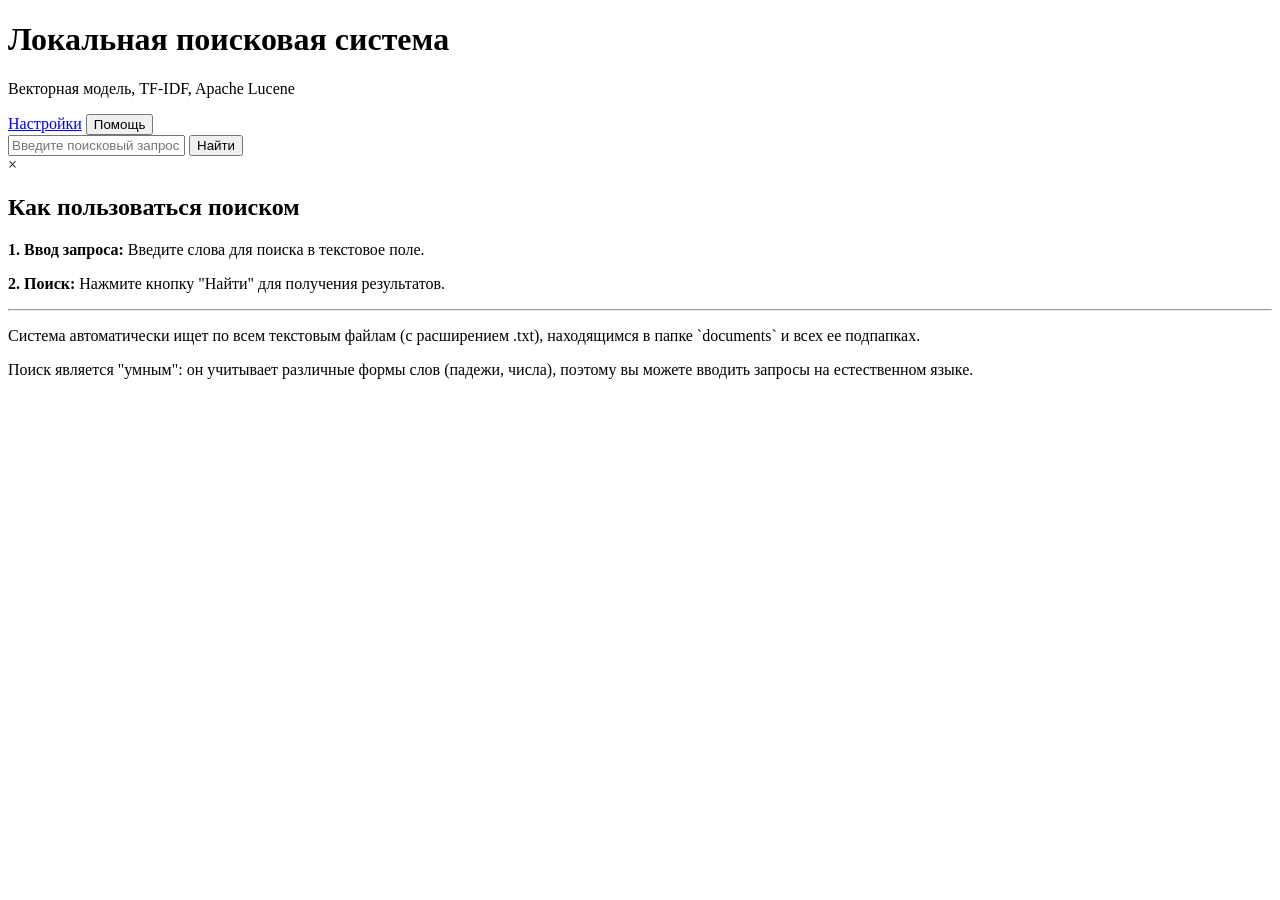
<file: lab1/src/main/resources/templates/index.html>
<!DOCTYPE html>
<html lang="ru" xmlns:th="http://www.thymeleaf.org">
<head>
    <meta charset="UTF-8">
    <title>Векторный поиск</title>
    <link rel="stylesheet" th:href="@{/css/style.css}">
</head>
<body>
<div class="container">
    <header>
        <div class="header-content">
            <h1>Локальная поисковая система</h1>
            <p class="muted">Векторная модель, TF-IDF, Apache Lucene</p>
        </div>
        <nav>
            <a href="/config" class="btn">Настройки</a>
            <button id="helpBtn" class="btn btn-help">Помощь</button>
        </nav>
    </header>
    <main>
        <form th:action="@{/search}" method="post" class="search-form">
            <input type="text" name="query" placeholder="Введите поисковый запрос..." required>
            <button type="submit" class="btn btn-primary">Найти</button>
        </form>
    </main>
</div>

<div id="helpModal" class="modal hidden">
    <div class="modal-content">
        <span class="close-btn">&times;</span>
        <h2>Как пользоваться поиском</h2>
        <p><b>1. Ввод запроса:</b> Введите слова для поиска в текстовое поле.</p>
        <p><b>2. Поиск:</b> Нажмите кнопку "Найти" для получения результатов.</p>
        <hr>
        <p>Система автоматически ищет по всем текстовым файлам (с расширением .txt), находящимся в папке `documents` и
            всех ее подпапках.</p>
        <p>Поиск является "умным": он учитывает различные формы слов (падежи, числа), поэтому вы можете вводить запросы
            на естественном языке.</p>
    </div>
</div>

<script>
    const helpBtn = document.getElementById('helpBtn');
    const modal = document.getElementById('helpModal');
    const closeBtn = modal.querySelector('.close-btn');

    helpBtn.addEventListener('click', () => {
        modal.classList.remove('hidden');
    });

    closeBtn.addEventListener('click', () => {
        modal.classList.add('hidden');
    });

    window.addEventListener('click', (event) => {
        if (event.target === modal) {
            modal.classList.add('hidden');
        }
    });
</script>
</body>
</html>
</file>
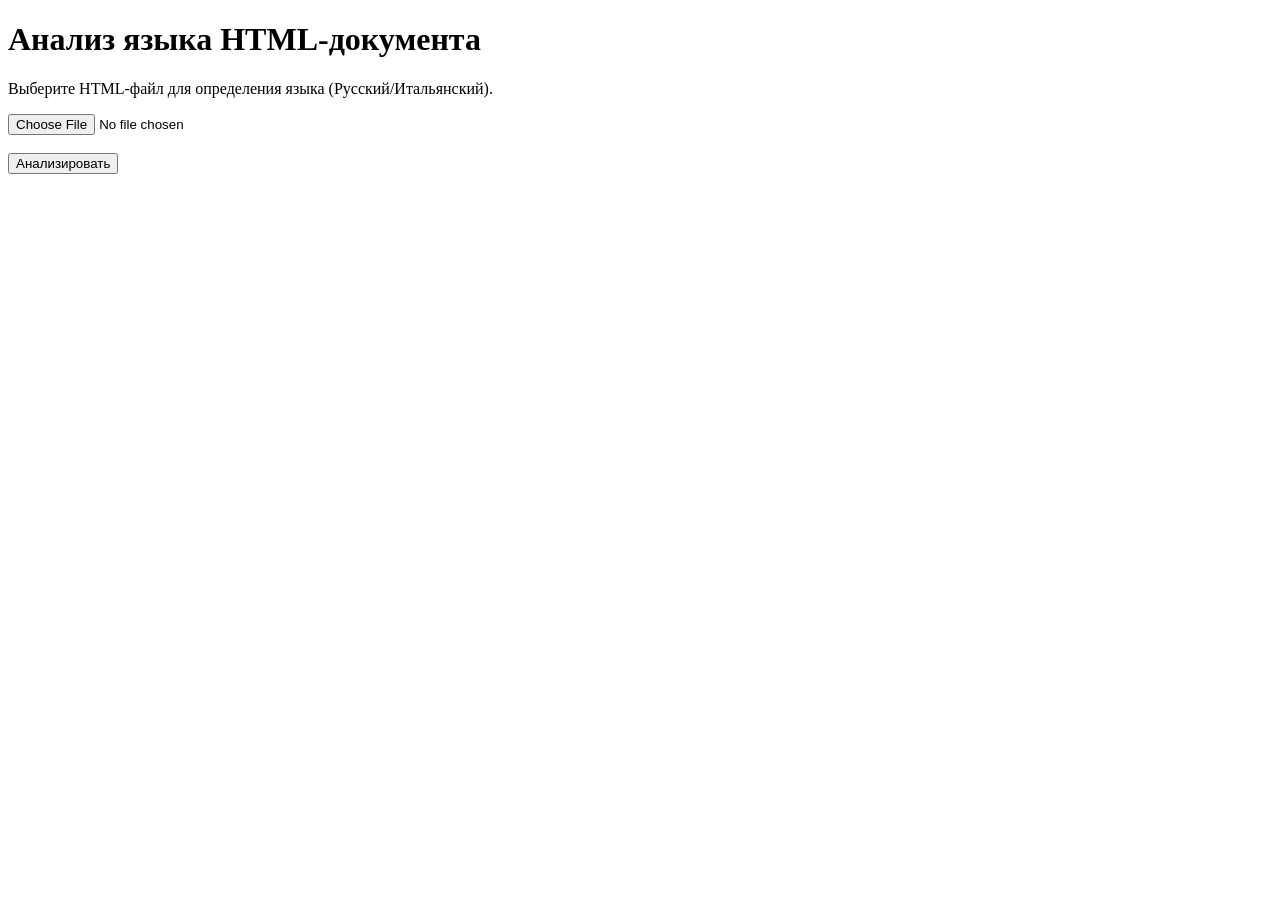
<file: lab1/lab_2/src/main/resources/templates/index.html>
<!DOCTYPE html>
<html lang="ru" xmlns:th="http://www.thymeleaf.org">
<head>
    <meta charset="UTF-8">
    <title>Распознавание языка</title>
    <link rel="stylesheet" th:href="@{/css/style.css}">
</head>
<body>
<div class="container">
    <h1>Анализ языка HTML-документа</h1>
    <p>Выберите HTML-файл для определения языка (Русский/Итальянский).</p>
    <form method="post" action="/recognize" enctype="multipart/form-data">
        <input type="file" name="file" accept=".html,.htm" required>
        <br><br>
        <button type="submit">Анализировать</button>
    </form>
    <p class="error" th:if="${error}" th:text="${error}"></p>
</div>

<script th:src="@{/js/main.js}"></script>
</body>
</html>
</file>
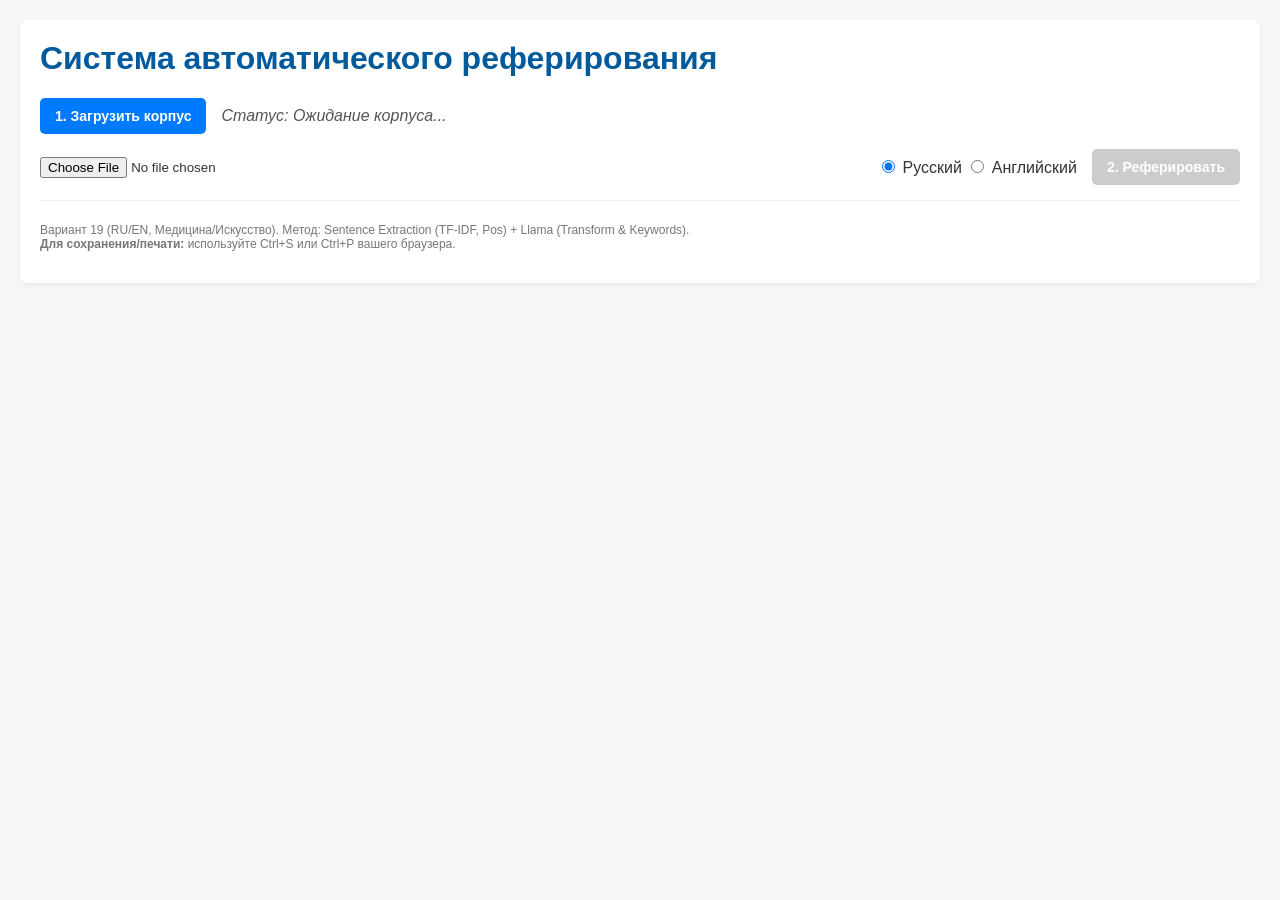
<file: lab1/lab_3/src/main/resources/static/index.html>
<!DOCTYPE html>
<html lang="ru">
<head>
    <meta charset="UTF-8">
    <title>Система реферирования (Вариант 19)</title>
    <link rel="stylesheet" href="style.css">
</head>
<body>

<header>
    <h1>Система автоматического реферирования</h1>
    <div class="controls">
        <button id="loadCorpusBtn">1. Загрузить корпус</button>
        <span id="statusLabel">Статус: Ожидание корпуса...</span>
    </div>

    <form id="uploadForm">
        <div class="controls">
            <input type="file" id="fileInput" accept=".txt" required>
            <div class="lang-select">
                <label><input type="radio" name="lang" value="ru" checked> Русский</label>
                <label><input type="radio" name="lang" value="en"> Английский</label>
            </div>
            <button type="submit" id="summarizeBtn" disabled>2. Реферировать</button>
        </div>
    </form>

    <div class="help">
        <p>Вариант 19 (RU/EN, Медицина/Искусство). Метод: Sentence Extraction (TF-IDF, Pos) + Llama (Transform & Keywords).
            <br><strong>Для сохранения/печати:</strong> используйте Ctrl+S или Ctrl+P вашего браузера.
        </p>
    </div>
</header>

<main id="results" class="hidden">
    <h3 id="sourceLink">Исходный файл:</h3>

    <div class="result-box">
        <h2>Классический реферат (Sentence Extraction)</h2>
        <textarea id="classicReferatArea" readonly></textarea>
    </div>

    <div class="result-box">
        <h2>Реферат в виде ключевых слов (Llama)</h2>
        <textarea id="keywordReferatArea" readonly></textarea>
    </div>
</main>

<script>
    const loadCorpusBtn = document.getElementById('loadCorpusBtn');
    const summarizeBtn = document.getElementById('summarizeBtn');
    const uploadForm = document.getElementById('uploadForm');
    const fileInput = document.getElementById('fileInput');
    const statusLabel = document.getElementById('statusLabel');
    const results = document.getElementById('results');
    const sourceLink = document.getElementById('sourceLink');
    const classicArea = document.getElementById('classicReferatArea');
    const keywordArea = document.getElementById('keywordReferatArea');

    // --- 1. Загрузка корпуса ---
    loadCorpusBtn.addEventListener('click', async () => {
        statusLabel.textContent = 'Обработка корпуса... (Может занять время)';
        loadCorpusBtn.disabled = true;

        try {
            const response = await fetch('/api/process-corpus', { method: 'POST' });
            const data = await response.json();

            if (response.ok) {
                statusLabel.textContent = `Статус: ${data.message}`;
                summarizeBtn.disabled = false; // Разблокируем кнопку реферирования
            } else {
                throw new Error(data.message);
            }
        } catch (error) {
            statusLabel.textContent = `Ошибка корпуса: ${error.message}`;
            loadCorpusBtn.disabled = false;
        }
    });

    // --- 2. Реферирование файла ---
    uploadForm.addEventListener('submit', async (e) => {
        e.preventDefault(); // Не даем форме перезагрузить страницу

        const file = fileInput.files[0];
        const lang = document.querySelector('input[name="lang"]:checked').value;

        if (!file) {
            alert('Пожалуйста, выберите файл.');
            return;
        }

        // Показываем спиннер/загрузку
        statusLabel.textContent = 'Идет реферирование... (Llama думает...)';
        summarizeBtn.disabled = true;
        classicArea.value = 'Загрузка...';
        keywordArea.value = 'Загрузка...';
        results.classList.remove('hidden');

        // Создаем FormData для отправки файла
        const formData = new FormData();
        formData.append('file', file);
        formData.append('lang', lang);

        try {
            const response = await fetch('/api/summarize', {
                method: 'POST',
                body: formData
            });

            const data = await response.json();

            if (response.ok) {
                sourceLink.textContent = `Исходный файл: ${data.sourceLink}`;
                classicArea.value = data.classicReferat;
                keywordArea.value = data.keywordReferat;
                statusLabel.textContent = 'Готово!';
            } else {
                throw new Error(data.error || 'Неизвестная ошибка сервера');
            }
        } catch (error) {
            console.error(error);
            statusLabel.textContent = 'Ошибка!';
            classicArea.value = `Ошибка реферирования: ${error.message}. \nУбедитесь, что Llama запущена (ollama run llama3).`;
            keywordArea.value = `Ошибка.`;
        } finally {
            summarizeBtn.disabled = false; // Возвращаем кнопку в рабочее состояние
        }
    });
</script>
</body>
</html>
</file>
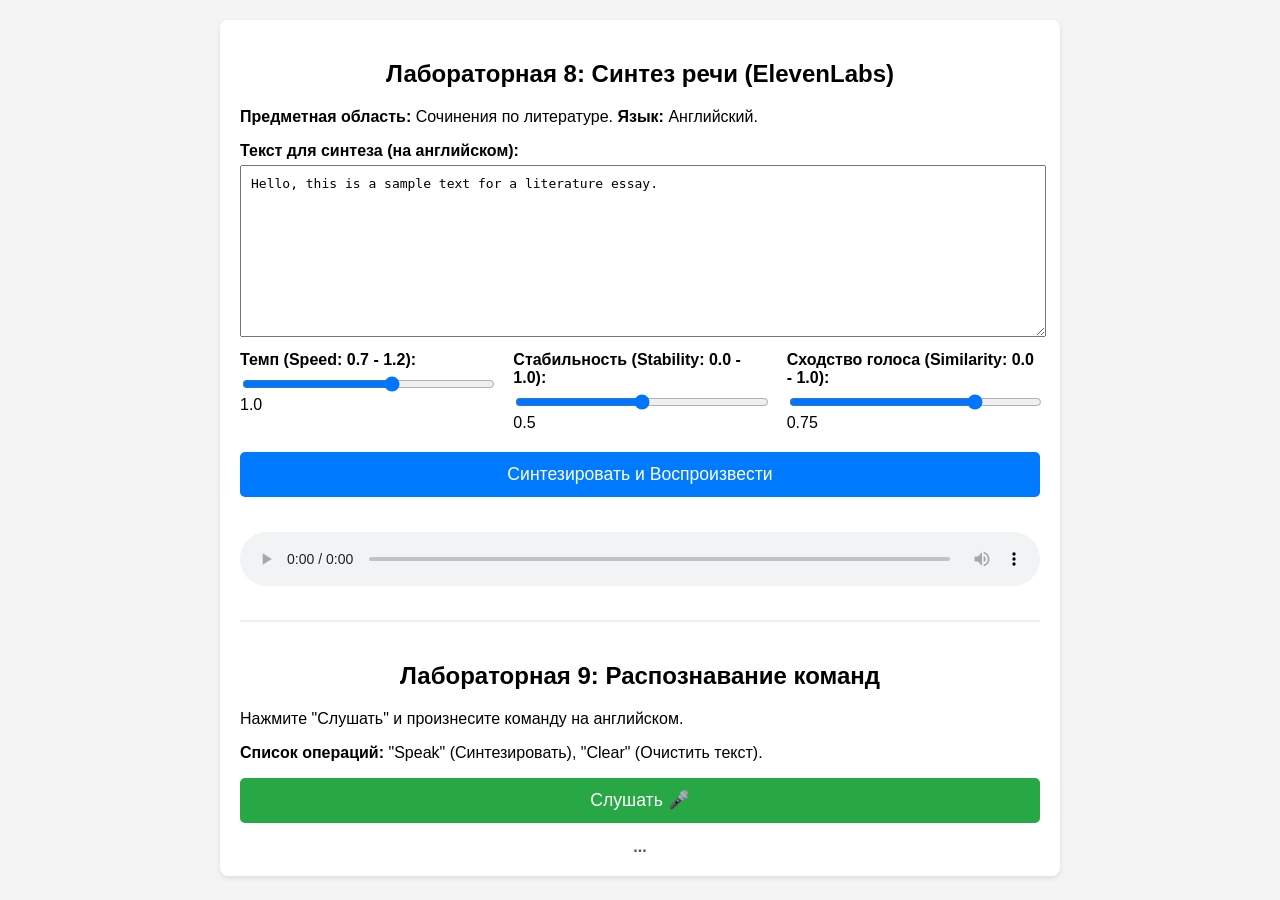
<file: lab1/lab_8/src/main/resources/templates/index.html>
<!DOCTYPE html>
<html lang="ru" xmlns:th="http://www.thymeleaf.org">
<head>
    <meta charset="UTF-8">
    <title>Система Синтеза и Распознавания</title>
    <style>
        body { font-family: Arial, sans-serif; margin: 20px; background: #f4f4f4; }
        .container { max-width: 800px; margin: auto; background: #fff; padding: 20px; border-radius: 8px; box-shadow: 0 2px 5px rgba(0,0,0,0.1); }
        h2 { text-align: center; }
        textarea { width: 98%; height: 150px; margin-bottom: 10px; padding: 10px; font-size: 1em; }
        .controls { display: grid; grid-template-columns: 1fr 1fr 1fr; gap: 20px; margin-bottom: 20px; }
        .control-group label { display: block; margin-bottom: 5px; font-weight: bold; }
        .control-group input { width: 100%; box-sizing: border-box; }
        button { width: 100%; padding: 12px; font-size: 1.1em; background-color: #007bff; color: white; border: none; border-radius: 5px; cursor: pointer; }
        button:hover { background-color: #0056b3; }
        button:disabled { background-color: #cccccc; }
        #audioPlayer { width: 100%; margin-top: 20px; }
        #status { text-align: center; margin-top: 15px; font-style: italic; color: #333; }

        .recognition-section {
            margin-top: 30px;
            padding-top: 20px;
            border-top: 2px solid #eee;
        }
        #listenBtn {
            background-color: #28a745;
        }
        #listenBtn.listening {
            background-color: #dc3545;
            animation: pulse 1.5s infinite;
        }
        #recognition-status {
            text-align: center;
            margin-top: 15px;
            font-weight: bold;
            color: #555;
        }
        @keyframes pulse {
            0% { opacity: 1; }
            50% { opacity: 0.7; }
            100% { opacity: 1; }
        }
    </style>
</head>
<body>

<div class="container">

    <h2>Лабораторная 8: Синтез речи (ElevenLabs)</h2>
    <p><b>Предметная область:</b> Сочинения по литературе. <b>Язык:</b> Английский.</p>

    <form id="ttsForm">
        <div class="control-group">
            <label for="text">Текст для синтеза (на английском):</label>
            <textarea id="text" name="text">Hello, this is a sample text for a literature essay.</textarea>
        </div>

        <div class="controls">
            <div class="control-group">
                <label for="speakingRate">Темп (Speed: 0.7 - 1.2):</label>
                <input type="range" id="speakingRate" min="0.7" max="1.2" value="1.0" step="0.05">
                <span id="speakingRateValue">1.0</span>
            </div>
            <div class="control-group">
                <label for="stability">Стабильность (Stability: 0.0 - 1.0):</label>
                <input type="range" id="stability" min="0.0" max="1.0" value="0.5" step="0.05">
                <span id="stabilityValue">0.5</span>
            </div>
            <div class="control-group">
                <label for="similarityBoost">Сходство голоса (Similarity: 0.0 - 1.0):</label>
                <input type="range" id="similarityBoost" min="0.0" max="1.0" value="0.75" step="0.05">
                <span id="similarityBoostValue">0.75</span>
            </div>
        </div>

        <button id="synthesizeBtn" type="submit">Синтезировать и Воспроизвести</button>
    </form>
    <div id="status"></div>
    <audio id="audioPlayer" controls></audio>


    <div class="recognition-section">
        <h2>Лабораторная 9: Распознавание команд</h2>
        <p>Нажмите "Слушать" и произнесите команду на английском.</p>
        <p><b>Список операций:</b> "Speak" (Синтезировать), "Clear" (Очистить текст).</p>

        <button id="listenBtn" type="button">Слушать 🎤</button>

        <div id="recognition-status">...</div>
    </div>

</div>

<script>
    const rateSlider = document.getElementById('speakingRate');
    const rateValue = document.getElementById('speakingRateValue');
    rateSlider.oninput = () => rateValue.textContent = rateSlider.value;

    const stabilitySlider = document.getElementById('stability');
    const stabilityValue = document.getElementById('stabilityValue');
    stabilitySlider.oninput = () => stabilityValue.textContent = stabilitySlider.value;

    const similaritySlider = document.getElementById('similarityBoost');
    const similarityValue = document.getElementById('similarityBoostValue');
    similaritySlider.oninput = () => similarityValue.textContent = similaritySlider.value;

    const ttsForm = document.getElementById('ttsForm');
    const statusEl = document.getElementById('status');
    const synthesizeBtn = document.getElementById('synthesizeBtn');
    const audioPlayer = document.getElementById('audioPlayer');
    const textInput = document.getElementById('text');

    ttsForm.addEventListener('submit', async (e) => {
        e.preventDefault();
        statusEl.textContent = 'Обработка синтеза...';
        synthesizeBtn.disabled = true;
        audioPlayer.src = '';

        const requestData = {
            text: textInput.value,
            speakingRate: parseFloat(rateSlider.value),
            stability: parseFloat(stabilitySlider.value),
            similarityBoost: parseFloat(similaritySlider.value)
        };

        try {
            const response = await fetch('/synthesize', {
                method: 'POST',
                headers: { 'Content-Type': 'application/json' },
                body: JSON.stringify(requestData),
            });

            if (!response.ok) {
                throw new Error(`Ошибка сервера: ${response.statusText}. Проверьте API-ключ.`);
            }

            const responseData = await response.json();
            audioPlayer.src = `data:${responseData.mimeType};base64,${responseData.audioContentBase64}`;
            audioPlayer.play();
            statusEl.textContent = 'Синтез завершен!';

        } catch (error) {
            console.error('Ошибка синтеза:', error);
            statusEl.textContent = `Ошибка: ${error.message}`;
        } finally {
            synthesizeBtn.disabled = false;
        }
    });


    const SpeechRecognition = window.SpeechRecognition || window.webkitSpeechRecognition;
    const recognitionStatus = document.getElementById('recognition-status');
    const listenBtn = document.getElementById('listenBtn');

    if (SpeechRecognition) {
        console.log("Web Speech API поддерживается."); // <-- ДОБАВЛЕНО

        const recognition = new SpeechRecognition();

        recognition.lang = 'en-US';
        recognition.continuous = false;
        recognition.interimResults = false;

        listenBtn.addEventListener('click', () => {
            console.log("Кнопка 'Слушать' нажата."); // <-- ДОБАВЛЕНО
            if (listenBtn.classList.contains('listening')) {
                recognition.stop();
            } else {
                try {
                    recognition.start();
                } catch(e) {
                    recognitionStatus.textContent = "Ошибка: микрофон уже используется.";
                    console.error("Ошибка старта:", e); // <-- ДОБАВЛЕНО
                }
            }
        });

        recognition.onstart = () => {
            recognitionStatus.textContent = "Слушаю... Говорите.";
            listenBtn.textContent = "Остановить 🔴";
            listenBtn.classList.add('listening');
        };

        recognition.onend = () => {
            recognitionStatus.textContent = "Нажмите 'Слушать' для новой команды.";
            listenBtn.textContent = "Слушать 🎤";
            listenBtn.classList.remove('listening');
        };

        recognition.onerror = (event) => {
            console.error("Ошибка распознавания:", event.error); // <-- ДОБАВЛЕНО
            if(event.error === 'no-speech') {
                recognitionStatus.textContent = "Ничего не расслышал. Попробуйте снова.";
            } else if (event.error === 'not-allowed') {
                recognitionStatus.textContent = "ОШИБКА: Доступ к микрофону заблокирован. Разрешите его в настройках браузера (значок 🔒).";
            } else {
                recognitionStatus.textContent = `Ошибка распознавания: ${event.error}`;
            }
        };

        recognition.onresult = (event) => {
            const transcript = event.results[0][0].transcript.toLowerCase().trim();

            recognitionStatus.textContent = `Распознано: "${transcript}"`;

            if (transcript === 'speak') {
                statusEl.textContent = "Выполняю команду 'Speak'...";
                synthesizeBtn.click();
            }

            else if (transcript === 'clear') {
                statusEl.textContent = "Выполняю команду 'Clear'...";
                textInput.value = "";
            }

            else {
                recognitionStatus.textContent = `Команда "${transcript}" не найдена. Доступно: 'speak' или 'clear'.`;
            }
        };

    } else {
        recognitionStatus.textContent = "Ошибка: Web Speech API не поддерживается в вашем браузере.";
        listenBtn.disabled = true;
    }

</script>

</body>
</html>
</file>
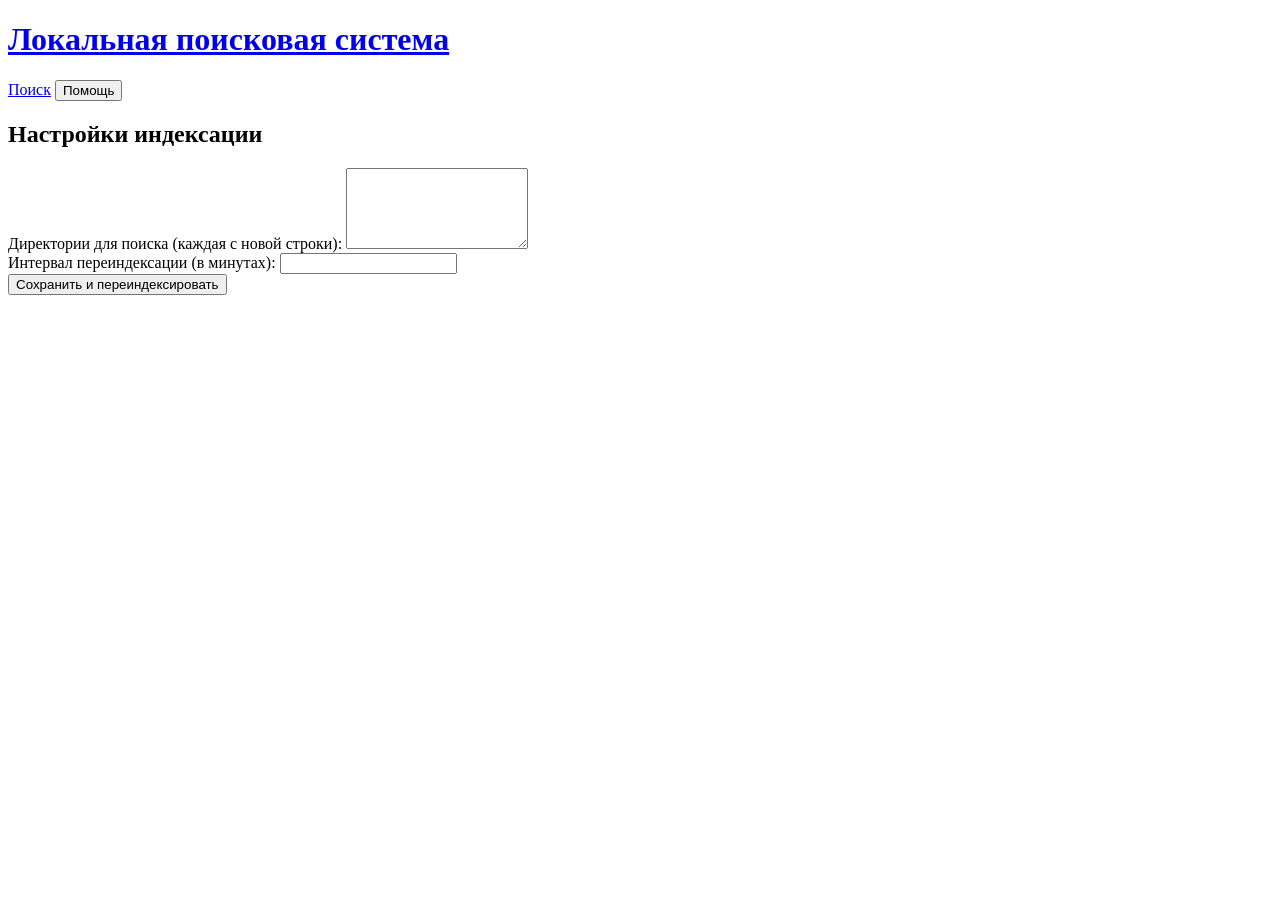
<file: lab1/src/main/resources/templates/config.html>
<!DOCTYPE html>
<html lang="ru" xmlns:th="http://www.thymeleaf.org">
<head>
  <meta charset="UTF-8">
  <title>Настройки</title>
  <link rel="stylesheet" th:href="@{/css/style.css}">
</head>
<body>
<div class="container">
  <header>
    <div class="header-content">
      <h1><a href="/">Локальная поисковая система</a></h1>
    </div>
    <nav>
      <a href="/" class="btn">Поиск</a>
      <button id="helpBtn" class="btn btn-help">Помощь</button>
    </nav>
  </header>
  <main>
    <h2>Настройки индексации</h2>

    <div th:if="${message}" class="alert alert-success" th:text="${message}"></div>

    <form th:action="@{/config}" method="post" class="config-form">
      <div class="form-group">
        <label for="directories">Директории для поиска (каждая с новой строки):</label>
        <textarea id="directories" name="directories" rows="5" th:text="${directories}"></textarea>
      </div>
      <div class="form-group">
        <label for="interval">Интервал переиндексации (в минутах):</label>
        <input type="number" id="interval" name="interval" min="1" th:value="${interval}">
      </div>
      <button type="submit" class="btn btn-primary">Сохранить и переиндексировать</button>
    </form>
  </main>
</div>
</body>
</html>
</file>
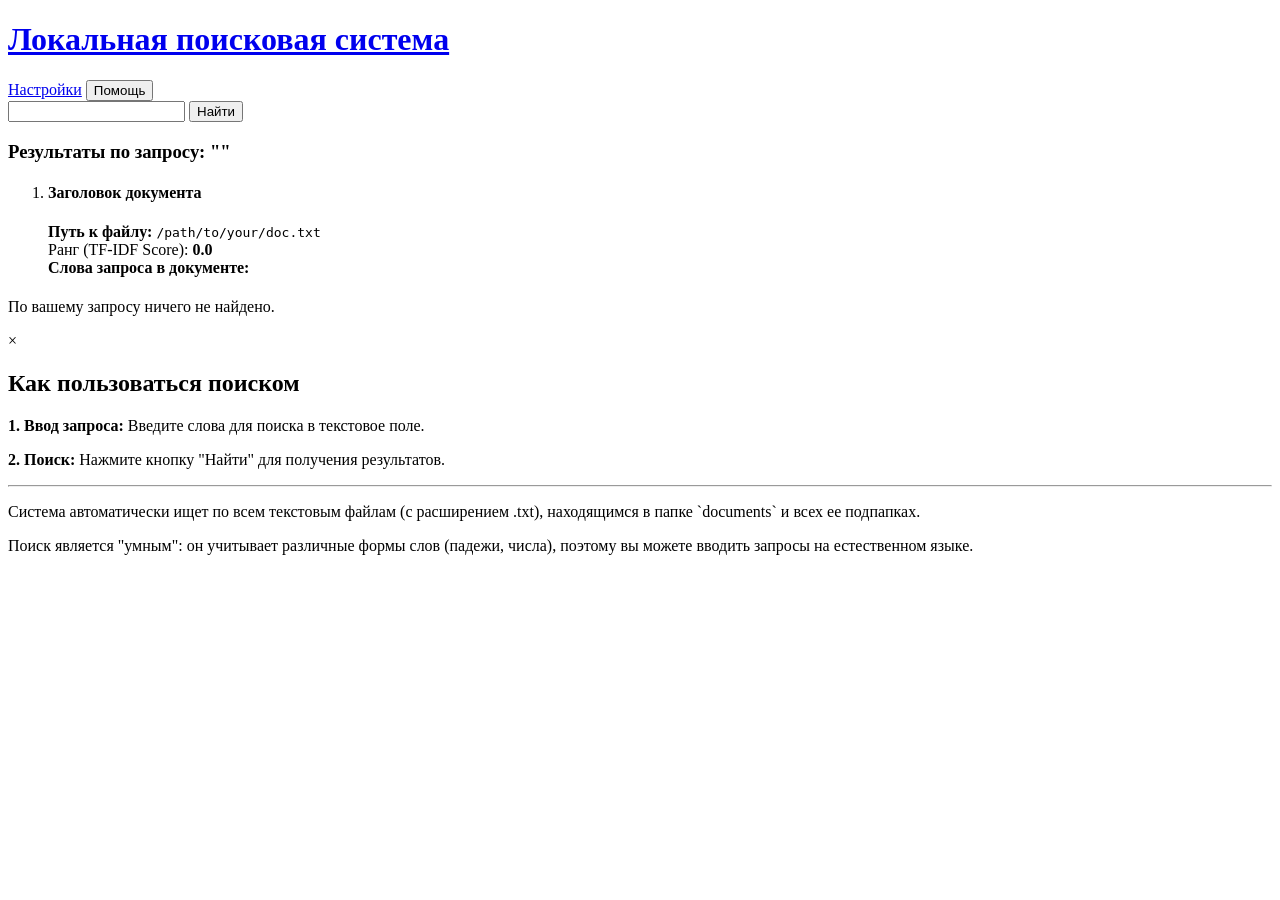
<file: lab1/src/main/resources/templates/results.html>
<!DOCTYPE html>
<html lang="ru" xmlns:th="http://www.thymeleaf.org">
<head>
  <meta charset="UTF-8">
  <title>Результаты поиска</title>
  <link rel="stylesheet" th:href="@{/css/style.css}">
</head>
<body>
<div class="container">
  <header>
    <div class="header-content">
      <h1><a href="/">Локальная поисковая система</a></h1>
    </div>
    <nav>
      <a href="/config" class="btn">Настройки</a>
      <button id="helpBtn" class="btn btn-help">Помощь</button>
    </nav>
  </header>
  <main>
    <form th:action="@{/search}" method="post" class="search-form">
      <input type="text" name="query" th:value="${query}" required>
      <button type="submit" class="btn btn-primary">Найти</button>
    </form>

    <div th:if="${error}" class="error-message">
      <p th:text="${error}"></p>
    </div>

    <div th:if="${results != null and not results.isEmpty()}">
      <h3>Результаты по запросу: "<span th:text="${query}"></span>"</h3>
      <ol class="results-list">
        <li th:each="result : ${results}">

          <div class="result-item" th:if="${result.filePath != 'AI_RESPONSE'}">
            <h4 class="result-title" th:text="${result.title}">Заголовок документа</h4>
            <div class="meta">
              <div class="file-path">
                <b>Путь к файлу:</b> <code th:text="${result.filePath}">/path/to/your/doc.txt</code>
              </div>
              <span>Ранг (TF-IDF Score): <b th:text="${#numbers.formatDecimal(result.rank, 1, 4)}">0.0</b></span>
              <div th:if="${result.presentTerms != null and not result.presentTerms.isEmpty()}" class="terms">
                <b>Слова запроса в документе:</b>
                <span th:each="term, iter : ${result.presentTerms}" th:text="${term + (iter.last ? '' : ', ')}"></span>
              </div>
            </div>
          </div>

          <div class="result-item ai-response" th:if="${result.filePath == 'AI_RESPONSE'}">
            <h4 class="result-title" th:text="${result.title}"></h4>
            <div class="snippet" th:utext="${result.snippet}"></div>
          </div>

        </li>
      </ol>
    </div>

    <div th:if="${results != null and results.isEmpty()}">
      <p class="muted">По вашему запросу ничего не найдено.</p>
    </div>

  </main>
</div>

<div id="helpModal" class="modal hidden">
  <div class="modal-content">
    <span class="close-btn">&times;</span>
    <h2>Как пользоваться поиском</h2>
    <p><b>1. Ввод запроса:</b> Введите слова для поиска в текстовое поле.</p>
    <p><b>2. Поиск:</b> Нажмите кнопку "Найти" для получения результатов.</p>
    <hr>
    <p>Система автоматически ищет по всем текстовым файлам (с расширением .txt), находящимся в папке `documents` и всех ее подпапках.</p>
    <p>Поиск является "умным": он учитывает различные формы слов (падежи, числа), поэтому вы можете вводить запросы на естественном языке.</p>
  </div>
</div>

<script>
  const helpBtn = document.getElementById('helpBtn');
  const modal = document.getElementById('helpModal');
  const closeBtn = modal.querySelector('.close-btn');

  helpBtn.addEventListener('click', () => {
    modal.classList.remove('hidden');
  });

  closeBtn.addEventListener('click', () => {
    modal.classList.add('hidden');
  });

  window.addEventListener('click', (event) => {
    if (event.target === modal) {
      modal.classList.add('hidden');
    }
  });
</script>
</body>
</html>
</file>
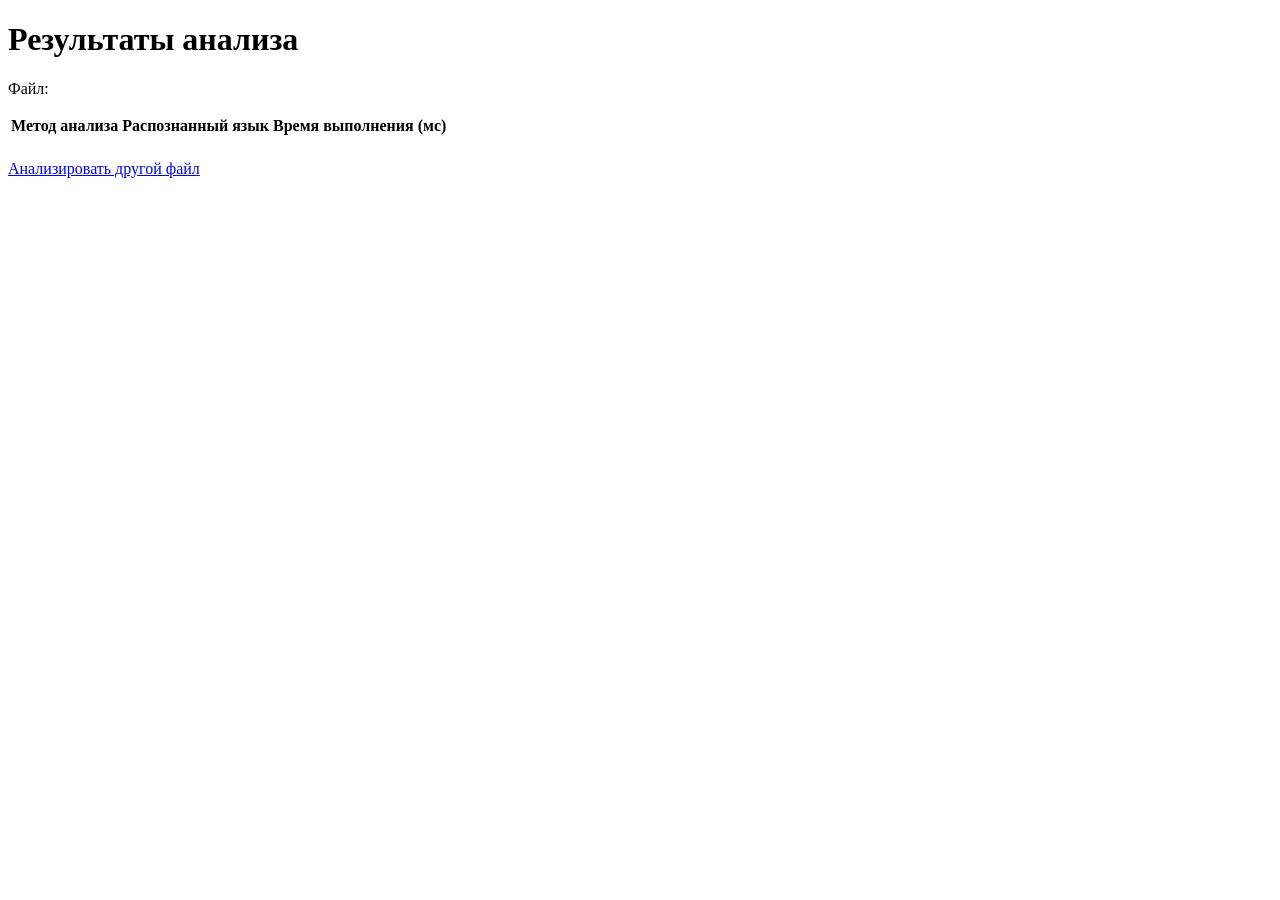
<file: lab1/lab_2/src/main/resources/templates/result.html>
<!DOCTYPE html>
<html lang="ru" xmlns:th="http://www.thymeleaf.org">
<head>
    <meta charset="UTF-8">
    <title>Результаты анализа</title>
    <link rel="stylesheet" th:href="@{/css/style.css}">
</head>
<body>
<div class="container">
    <h1>Результаты анализа</h1>
    <p>Файл: <b th:text="${fileName}"></b></p>
    <table>
        <thead>
        <tr>
            <th>Метод анализа</th>
            <th>Распознанный язык</th>
            <th>Время выполнения (мс)</th>
        </tr>
        </thead>
        <tbody>
        <tr th:each="res : ${results}">
            <td th:text="${res.methodName}"></td>
            <td th:text="${res.detectedLanguage}"></td>
            <td th:text="${res.durationMs}"></td>
        </tr>
        </tbody>
    </table>
    <br/>
    <a href="/">Анализировать другой файл</a>
</div>
</body>
</html>
</file>
<file: lab1/lab_3/src/main/resources/static/style.css>
body {
    font-family: -apple-system, BlinkMacSystemFont, "Segoe UI", Roboto, "Helvetica Neue", Arial, sans-serif;
    background-color: #f4f7f6;
    color: #333;
    margin: 0;
    padding: 20px;
}

header {
    background: #fff;
    padding: 20px;
    border-radius: 8px;
    box-shadow: 0 2px 4px rgba(0,0,0,0.05);
    margin-bottom: 20px;
}

h1 {
    margin-top: 0;
    color: #005a9c;
}

.controls {
    display: flex;
    gap: 15px;
    align-items: center;
    margin-top: 15px;
}

button {
    padding: 10px 15px;
    font-size: 14px;
    font-weight: bold;
    color: #fff;
    background-color: #007bff;
    border: none;
    border-radius: 5px;
    cursor: pointer;
    transition: background-color 0.2s;
}

button:hover {
    background-color: #0056b3;
}

button:disabled {
    background-color: #ccc;
    cursor: not-allowed;
}

input[type="file"] {
    flex-grow: 1;
}

#statusLabel {
    font-style: italic;
    color: #555;
}

.help {
    font-size: 12px;
    color: #777;
    margin-top: 15px;
    border-top: 1px solid #eee;
    padding-top: 10px;
}

main {
    background: #fff;
    padding: 20px;
    border-radius: 8px;
    box-shadow: 0 2px 4px rgba(0,0,0,0.05);
}

.hidden {
    display: none;
}

.result-box {
    margin-top: 20px;
}

.result-box h2 {
    font-size: 18px;
    color: #333;
    border-bottom: 2px solid #007bff;
    padding-bottom: 5px;
}

textarea {
    width: 100%;
    min-height: 150px;
    padding: 10px;
    font-family: "Courier New", Courier, monospace;
    font-size: 14px;
    border: 1px solid #ddd;
    border-radius: 5px;
    box-sizing: border-box;
    background-color: #fafafa;
}
</file>
